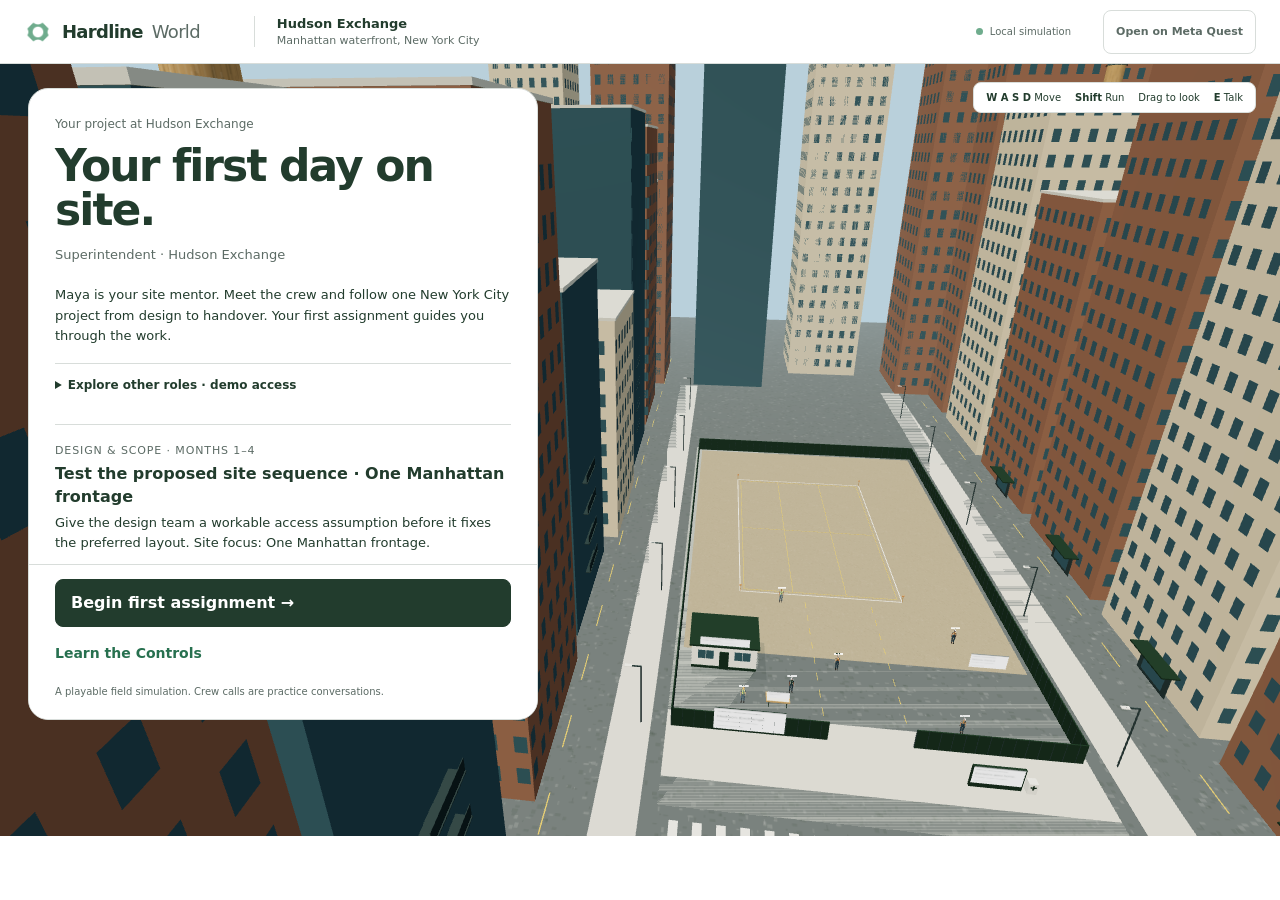
<file: index.html>
<!doctype html>
<html lang="en">
  <head>
    <meta charset="UTF-8" />
    <meta name="viewport" content="width=device-width, initial-scale=1.0" />
    <meta name="theme-color" content="#223C2D" />
    <meta
      name="description"
      content="Explore construction sites in New York City, Los Angeles, and Santa Cruz. Meet the crew and carry Hardline into a working day on desktop or Meta Quest WebXR."
    />
    <title>Hardline World · Hudson Exchange</title>
    <script type="module" crossorigin src="./assets/index-Bg7xsyIp.js"></script>
    <link rel="modulepreload" crossorigin href="./assets/three-Do1fF1zT.js">
    <link rel="stylesheet" crossorigin href="./assets/index-mYJCwri9.css">
  </head>
  <body>
    <div id="app"></div>
  </body>
</html>
</file>
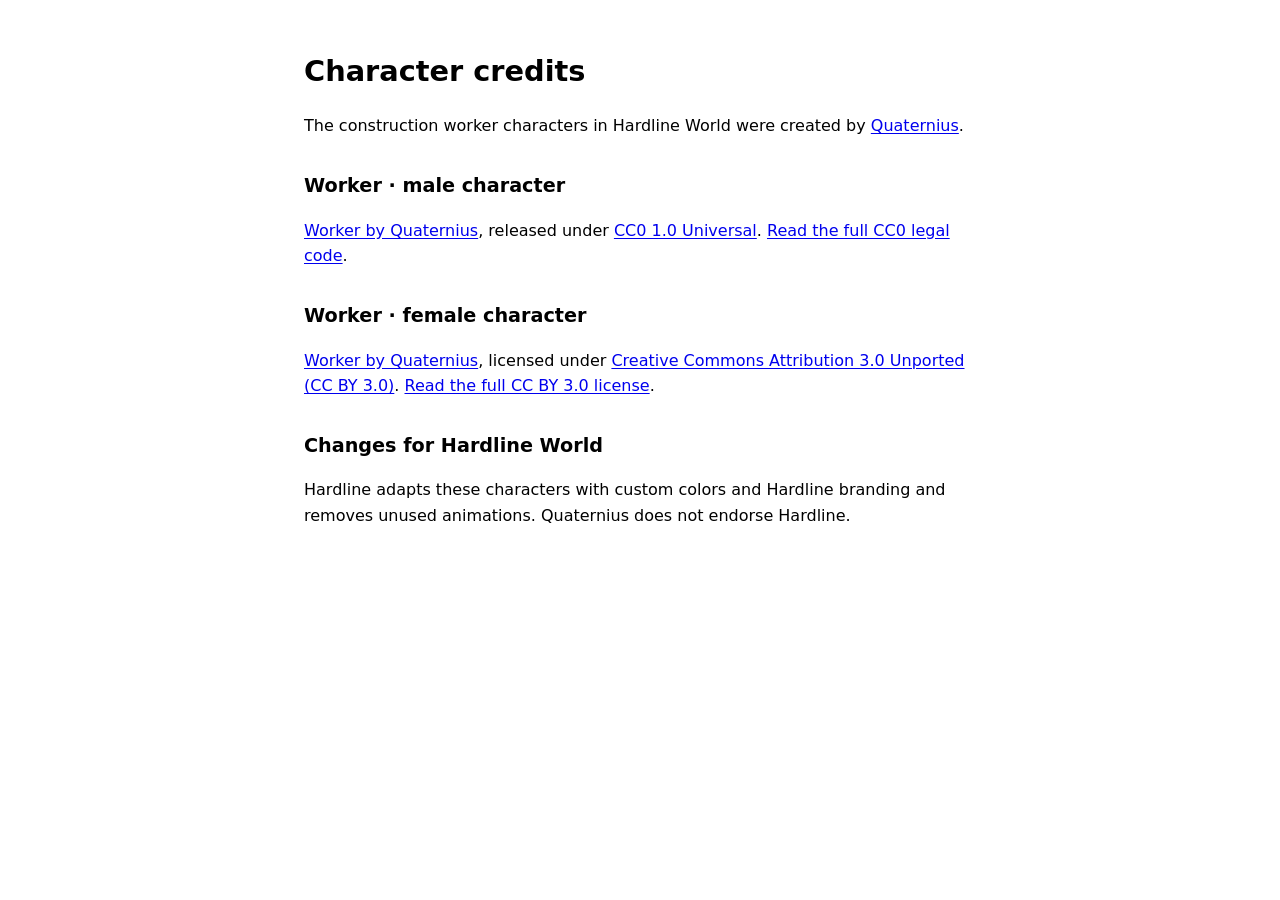
<file: characters/credits.html>
<!doctype html>
<html lang="en">
  <head>
    <meta charset="UTF-8" />
    <meta name="viewport" content="width=device-width, initial-scale=1" />
    <title>Character credits · Hardline World</title>
    <style>
      :root {
        color-scheme: light dark;
        font-family: system-ui, sans-serif;
        line-height: 1.6;
      }
      body {
        max-width: 42rem;
        margin: 3rem auto;
        padding: 0 1.25rem;
      }
      h1 {
        font-size: 1.8rem;
      }
      h2 {
        margin-top: 2rem;
        font-size: 1.2rem;
      }
      a {
        text-underline-offset: 0.15em;
      }
    </style>
  </head>
  <body>
    <main>
      <h1>Character credits</h1>
      <p>
        The construction worker characters in Hardline World were created by
        <a href="https://quaternius.com/">Quaternius</a>.
      </p>

      <h2>Worker · male character</h2>
      <p>
        <a href="https://poly.pizza/m/Yg2bQZO6Hj">Worker by Quaternius</a>,
        released under
        <a href="https://creativecommons.org/publicdomain/zero/1.0/"
          >CC0 1.0 Universal</a
        >. <a href="licenses/CC0-1.0.txt">Read the full CC0 legal code</a>.
      </p>

      <h2>Worker · female character</h2>
      <p>
        <a href="https://poly.pizza/m/E8079Ahx7k">Worker by Quaternius</a>,
        licensed under
        <a href="https://creativecommons.org/licenses/by/3.0/"
          >Creative Commons Attribution 3.0 Unported (CC BY 3.0)</a
        >. <a href="licenses/CC-BY-3.0.txt">Read the full CC BY 3.0 license</a>.
      </p>

      <h2>Changes for Hardline World</h2>
      <p>
        Hardline adapts these characters with custom colors and Hardline
        branding and removes unused animations. Quaternius does not endorse
        Hardline.
      </p>
    </main>
  </body>
</html>
</file>
<file: assets/index-mYJCwri9.css>
:root{font-family:system-ui,-apple-system,BlinkMacSystemFont,Segoe UI,sans-serif;color:var(--text-primary);--canvas: #ffffff;--surface-raised: #ffffff;--surface-inset: #e9ecea;--border-hairline: #d8ddda;--text-primary: #223c2d;--text-secondary: #5c6b65;--interactive-fill: #223c2d;--interactive-on-fill: #ffffff;--interactive-quiet: #27704f;--accent: #6fac8d;--status-error: #b8433a;--focus-ring: #27704f;font-synthesis:none;text-rendering:optimizeLegibility}*{box-sizing:border-box}html,body,#app{margin:0;width:100%;height:100%;overflow:hidden}body{background:var(--canvas)}button,input,textarea{font:inherit}button{cursor:pointer;color:inherit;-webkit-tap-highlight-color:transparent}button,textarea,input{outline-offset:4px}button:focus-visible,textarea:focus-visible,input:focus-visible,summary:focus-visible{outline:2px solid var(--focus-ring)}button:hover{opacity:.9}button:active{opacity:.8}button:disabled{cursor:default;opacity:.5}button svg{width:22px;height:22px;flex-shrink:0}button span{pointer-events:none}[hidden]{display:none!important}h1,h2,h3,h4,p{margin:0}h2{font-size:23px;letter-spacing:-.5px}h3{font-size:17px;line-height:1.4}h4{font-size:15px;line-height:1.5}p{line-height:1.55}.sr-only{position:absolute;width:1px;height:1px;padding:0;margin:-1px;overflow:hidden;clip:rect(0,0,0,0);white-space:nowrap;border:0}.world-shell{position:relative;height:100%;width:100%;overflow:hidden}#scene{position:absolute;inset:0;touch-action:none}#scene>canvas{display:block;width:100%;height:100%}.surface{background:var(--surface-raised);border:1px solid var(--border-hairline);border-radius:12px}.world-topbar{position:absolute;top:0;right:0;left:0;height:76px;display:flex;align-items:center;gap:32px;padding:0 28px;background:var(--canvas);border-bottom:1px solid var(--border-hairline);z-index:5}.world-brand{display:flex;align-items:center;gap:11px;font-size:23px;font-weight:650;letter-spacing:-.7px;flex-shrink:0}.world-brand img,.phone-brand img{border-radius:7px}.brand-world{font-weight:400;color:var(--text-secondary)}.site-heading{padding-left:28px;border-left:1px solid var(--border-hairline);display:flex;flex-direction:column;gap:3px}.site-heading strong{font-size:14px;font-weight:600}.site-heading span{font-size:12px;color:var(--text-secondary)}.simulation-label{display:flex;align-items:center;gap:7px;margin-left:auto;font-size:12px;color:var(--text-secondary);white-space:nowrap}.simulation-label>span{width:7px;height:7px;border-radius:50%;background:var(--accent)}.xr-button{min-height:44px;border:1px solid var(--border-hairline);border-radius:8px;padding:8px 12px;background:var(--canvas);color:var(--interactive-quiet);font-size:12px;font-weight:600;white-space:nowrap}.xr-button:disabled{color:var(--text-secondary);opacity:1}.welcome{position:absolute;left:28px;top:104px;width:390px;max-height:calc(100% - 135px);overflow-y:auto;padding:24px;z-index:4}.welcome-location{color:var(--text-secondary);font-size:13px;margin-bottom:8px}.welcome h1{font-size:36px;line-height:1.06;font-weight:650;letter-spacing:-2.1px;margin-bottom:12px}.welcome-description{font-size:14px;color:var(--text-secondary);margin-bottom:16px}.role-heading{font-size:15px;letter-spacing:0;margin-bottom:8px}.role-list{display:flex;flex-direction:column;margin-bottom:12px}.city-choices{display:flex;flex-wrap:wrap;gap:8px;margin:8px 0 12px}.city-choices .option-button{flex:1;min-width:92px;font-size:12px;padding:10px 8px}.city-switch{margin-bottom:16px}.role-option{display:flex;align-items:center;gap:12px;text-align:left;padding:10px 0;border:0;border-bottom:1px solid var(--border-hairline);background:none;min-height:48px}.role-option:last-child{border-bottom:0}.role-option>span:last-child{display:flex;flex-direction:column;gap:3px}.role-option strong{font-size:14px;font-weight:600}.role-option>span>span{display:none;font-size:12px;line-height:1.45;color:var(--text-secondary)}.role-option.is-selected>span>span{display:block}.role-choice{width:22px;height:22px;border:1px solid var(--border-hairline);border-radius:50%;flex-shrink:0;display:grid;place-items:center}.role-choice svg{width:15px;height:15px}.role-option.is-selected .role-choice{background:var(--interactive-fill);border-color:var(--interactive-fill);color:var(--interactive-on-fill)}.primary-button,.quiet-button,.option-button,.destructive-button{border-radius:8px;min-height:44px;padding:10px 15px;display:inline-flex;align-items:center;justify-content:center;gap:9px;font-size:14px;line-height:1.35;font-weight:600;border:1px solid var(--border-hairline);background:var(--canvas)}.primary-button{background:var(--interactive-fill);color:var(--interactive-on-fill);border-color:var(--interactive-fill)}.text-button{min-height:44px;display:inline-flex;align-items:center;gap:8px;padding:8px 0;font-size:14px;font-weight:600;border:0;background:none;color:var(--interactive-quiet);text-align:left}.text-button svg{width:17px;height:17px}.enter-button{width:100%;min-height:52px;justify-content:space-between;font-size:16px}.welcome-footnote{color:var(--text-secondary);font-size:11px;line-height:1.5;margin-top:13px}.active-task{position:absolute;top:100px;left:24px;width:330px;padding:18px 20px 10px;z-index:3}.task-heading{display:flex;justify-content:space-between;color:var(--text-secondary);font-size:12px;margin-bottom:9px}.active-task progress{appearance:none;display:block;border:none;width:100%;height:3px;background:var(--surface-inset);margin-bottom:14px;border-radius:2px}.active-task progress::-webkit-progress-bar{background:var(--surface-inset)}.active-task progress::-webkit-progress-value{background:var(--accent)}.active-task progress::-moz-progress-bar{background:var(--accent)}.active-task h2{font-size:19px;line-height:1.25;letter-spacing:-.4px;margin-bottom:8px}.active-task p{font-size:12px;color:var(--text-secondary)}.active-task .primary-button{margin-top:12px;margin-bottom:8px}.world-hints{position:absolute;right:28px;bottom:26px;display:flex;gap:20px;font-size:12px;color:var(--text-primary);background:var(--canvas);padding:9px 13px;border-radius:8px;z-index:2}.is-entered .world-hints{right:24px;bottom:106px;font-size:11px;gap:12px}kbd{font-family:inherit;font-size:inherit;font-weight:600}.world-toolbar{position:absolute;bottom:24px;left:50%;transform:translate(-50%);display:flex;align-items:center;gap:4px;padding:6px;z-index:6}.tool-button{min-width:60px;min-height:58px;padding:7px 9px;display:flex;flex-direction:column;align-items:center;justify-content:center;gap:5px;font-size:10px;font-weight:550;border:0;border-radius:8px;background:none;white-space:nowrap}.tool-button svg{width:21px;height:21px}.tool-button.is-selected{color:var(--interactive-on-fill);background:var(--interactive-fill)}.tool-button.is-recording{color:var(--text-primary);background:var(--surface-inset)}.tool-button.is-recording:before{content:"";width:8px;height:8px;border-radius:50%;position:absolute;top:10px;background:var(--accent);transform:translate(14px)}.toolbar-divider{width:1px;height:30px;background:var(--border-hairline);margin:0 4px}.gate-button{position:absolute;left:24px;bottom:29px;min-height:44px;padding:10px 14px;display:inline-flex;gap:9px;align-items:center;font-size:12px;z-index:4}.gate-button svg{width:17px;height:17px}.nearby-prompt{position:absolute;top:53%;left:50%;transform:translate(-50%,-50%);display:flex;align-items:center;gap:16px;background:var(--canvas);border:1px solid var(--border-hairline);border-radius:8px;padding:10px 13px;z-index:3;font-size:13px;pointer-events:auto}.nearby-key{font-size:11px;color:var(--text-secondary);border:0;padding:0 2px;background:none;min-height:44px;white-space:nowrap}.nearby-key kbd{display:inline-grid;place-items:center;border:1px solid var(--border-hairline);width:24px;height:24px;border-radius:4px;margin-right:3px}.world-panel{z-index:7;position:absolute;overflow:hidden}.panel-heading{display:flex;align-items:center;justify-content:space-between;gap:16px;padding:20px 24px;flex-shrink:0}.panel-heading h2{font-size:23px}.panel-heading p{font-size:13px;color:var(--text-secondary);margin-top:5px}.icon-button{border:0;background:none;display:inline-grid;place-items:center;width:44px;min-width:44px;height:44px;border-radius:8px}.icon-button svg{width:21px;height:21px}.phone-panel{width:386px;top:100px;right:24px;bottom:114px;max-height:760px;display:flex;flex-direction:column}.phone-panel .panel-heading{padding:12px 16px 4px}.phone-brand{display:flex;align-items:center;gap:9px}.phone-brand h2{font-size:23px}.phone-project{padding:0 20px 16px;font-size:12px;font-weight:600}.phone-project span{display:block;font-size:10px;color:var(--text-secondary);margin-top:3px;font-weight:400}.phone-tabs{display:flex;border-top:1px solid var(--border-hairline);border-bottom:1px solid var(--border-hairline);padding:5px 8px;gap:4px}.phone-tab{flex:1;min-height:54px;display:flex;flex-direction:column;align-items:center;justify-content:center;gap:5px;background:none;border:0;font-size:11px;border-radius:8px;color:var(--text-secondary)}.phone-tab svg{width:18px;height:18px}.phone-tab.is-selected{background:var(--interactive-fill);color:var(--interactive-on-fill)}.phone-content{padding:20px;overflow-y:auto;flex:1;min-height:0}.phone-content h3{font-size:17px;letter-spacing:-.2px}.phone-section-heading{display:flex;align-items:center;justify-content:space-between;gap:16px;margin-bottom:8px}.phone-section-heading>span{font-size:11px;color:var(--text-secondary);white-space:nowrap}.phone-footer{padding:12px 16px;border-top:1px solid var(--border-hairline);font-size:10px;color:var(--text-secondary);line-height:1.5}.task-list{list-style:none;margin:0;padding:0}.task-row{display:flex;align-items:flex-start;gap:12px;padding:18px 0;border-bottom:1px solid var(--border-hairline)}.task-row:last-child{border-bottom:0}.task-marker{border:1px solid var(--border-hairline);color:var(--text-secondary);border-radius:50%;width:25px;height:25px;display:grid;place-items:center;flex-shrink:0;font-size:11px;font-weight:600}.task-marker svg{width:15px;height:15px}.task-row.is-current .task-marker,.task-row.is-complete .task-marker{border-color:var(--interactive-fill);background:var(--interactive-fill);color:var(--interactive-on-fill)}.task-row h4{font-size:13px;margin-bottom:5px;font-weight:600}.task-row p{font-size:11px;color:var(--text-secondary)}.task-row .task-call-summary{margin-top:12px}.task-row.is-complete h4{color:var(--text-secondary)}.task-row .primary-button{margin-top:12px;font-size:12px}.task-row .text-button{font-size:12px;padding-bottom:0}.completion-note{display:flex;gap:10px;font-size:13px;padding-top:16px}.completion-note svg{width:20px;height:20px;flex-shrink:0}.field-note-label{display:block;font-size:12px;margin-top:18px;margin-bottom:8px}textarea{display:block;width:100%;padding:12px;resize:vertical;min-height:100px;border-radius:8px;border:1px solid var(--border-hairline);background:var(--canvas);color:var(--text-primary);font-size:16px;line-height:1.5}textarea::placeholder{color:var(--text-secondary)}textarea+.primary-button{margin-top:12px}.notes-list{margin-top:24px}.note-entry{padding:16px 0;border-top:1px solid var(--border-hairline)}.note-entry>div{display:flex;justify-content:space-between;align-items:baseline;gap:10px;margin-bottom:8px}.note-entry h4{font-size:13px;font-weight:600}.note-entry time,.call-meta time{font-size:10px;color:var(--text-secondary);white-space:nowrap}.note-entry p{font-size:13px;white-space:pre-wrap;overflow-wrap:anywhere}.section-description{font-size:12px;color:var(--text-secondary);margin-top:8px;margin-bottom:16px}.contact-list{margin-top:16px}.contact-row{display:flex;align-items:center;gap:11px;padding:8px 0;border-bottom:1px solid var(--border-hairline)}.contact-initials{width:34px;height:34px;display:grid;place-items:center;font-size:11px;font-weight:600;background:var(--surface-inset);border-radius:50%;flex-shrink:0}.contact-row>div{display:flex;flex-direction:column;gap:3px}.contact-row strong{font-size:12px;font-weight:600}.contact-row>div>span{font-size:10px;color:var(--text-secondary)}.call-button{color:var(--interactive-quiet);margin-left:auto}.call-button svg{width:18px;height:18px}.call-history-heading{margin-top:26px;margin-bottom:4px}.call-entry{padding:16px 0;border-bottom:1px solid var(--border-hairline)}.call-meta{display:flex;justify-content:space-between;gap:12px;align-items:baseline;margin-bottom:6px;font-size:13px}.scripted-label{font-size:10px;color:var(--text-secondary)}.call-entry h4{margin-top:12px;font-size:13px}.call-entry>p{font-size:12px;margin-top:7px}.call-followup{background:var(--surface-inset);padding:12px;margin-top:14px;border-radius:8px}.call-followup strong{font-size:11px}.call-followup p{font-size:12px;margin-top:5px}.call-entry details{margin-top:10px}.call-entry summary{cursor:pointer;font-size:12px;color:var(--interactive-quiet);min-height:44px;align-content:center}.transcript-line{font-size:12px;margin-bottom:12px}.transcript-line strong{display:block;margin-bottom:4px;font-size:11px}.capture-actions{display:flex;gap:10px}.capture-actions button{flex:1;padding:10px;font-size:12px}.capture-actions svg{width:18px;height:18px}.gallery-heading{margin-top:28px}.gallery-heading>span{color:var(--text-secondary);font-weight:400;font-size:13px;margin-left:5px}.capture-entry{display:flex;align-items:center;gap:10px;padding:16px 0;border-bottom:1px solid var(--border-hairline)}.capture-symbol{display:grid;place-items:center;width:34px;height:42px;background:var(--surface-inset);border-radius:6px;flex-shrink:0}.capture-symbol svg{width:20px;height:20px}.capture-entry>div{min-width:0;display:flex;flex-direction:column;gap:5px}.capture-entry strong{font-size:11px;font-weight:600;overflow-wrap:anywhere}.capture-entry>div>span{color:var(--text-secondary);font-size:10px}.capture-entry .text-button{font-size:10px;margin-left:auto;flex-shrink:0}.capture-storage-note{font-size:11px;color:var(--text-secondary);margin-top:22px}.empty-state{font-size:12px;color:var(--text-secondary);padding:20px 0}.centered-panel{top:50%;left:50%;transform:translate(-50%,-50%);max-height:calc(100% - 188px);overflow-y:auto;width:min(760px,calc(100% - 48px))}.centered-panel>.panel-heading{border-bottom:1px solid var(--border-hairline)}.gear-layout{display:grid;grid-template-columns:240px 1fr;padding:24px;gap:28px}.avatar-column{display:flex;flex-direction:column;align-items:center;justify-content:center;background:var(--surface-inset);border-radius:8px;min-width:0;overflow:hidden}#avatar-preview{width:100%;min-height:330px;height:330px}#avatar-preview canvas{display:block;width:100%;height:100%}.avatar-caption{font-size:11px;color:var(--text-secondary);padding:0 16px 16px}.gear-options fieldset{border:0;margin:0 0 20px;padding:0}.gear-options legend{font-size:13px;font-weight:600;margin-bottom:10px}.option-group{display:flex;gap:8px;flex-wrap:wrap}.option-button{font-size:11px;padding:9px 11px;min-height:44px}.option-button.is-selected{background:var(--interactive-fill);border-color:var(--interactive-fill);color:var(--interactive-on-fill)}.branding-control{display:flex;gap:12px;align-items:center;min-height:50px;cursor:pointer}.branding-control input{width:20px;height:20px;accent-color:var(--interactive-fill);flex-shrink:0}.branding-control>span{display:flex;flex-direction:column;gap:5px}.branding-control strong{font-size:12px;font-weight:600}.branding-control>span>span{font-size:11px;color:var(--text-secondary)}.role-switch{padding:0 24px 24px}.role-switch h3{font-size:14px}.role-switch p{font-size:11px;color:var(--text-secondary);margin:5px 0 12px}#gear-roles{display:flex;flex-wrap:wrap;gap:8px}.map-panel{width:min(610px,calc(100% - 48px))}#site-map{display:block;width:calc(100% - 48px);height:auto;margin:20px 24px 0;background:var(--surface-inset);border-radius:8px}.map-legend{display:flex;gap:20px;padding:18px 24px 0;font-size:11px}.map-legend>span{display:flex;align-items:center;gap:7px}.map-legend i{width:9px;height:9px;border-radius:50%;display:inline-block}.legend-player{background:var(--interactive-fill)}.legend-crew{background:var(--accent)}.legend-landmark{border:1px solid var(--text-secondary);border-radius:0!important}.map-footnote{padding:15px 24px 20px;font-size:11px;color:var(--text-secondary)}.help-panel{width:min(780px,calc(100% - 48px))}.help-columns{display:grid;grid-template-columns:1fr 1fr;gap:32px;padding:24px}.help-columns h3{font-size:16px}.help-columns dl{margin:16px 0 0}.help-columns dt{font-size:12px;font-weight:600;margin-top:16px}.help-columns dd{margin:5px 0 0;font-size:12px;color:var(--text-secondary);line-height:1.55}.simulation-note{margin:0 24px;padding:18px 0;border-top:1px solid var(--border-hairline)}.simulation-note h3{font-size:14px}.simulation-note p{font-size:12px;color:var(--text-secondary);margin-top:7px}.help-actions{padding:0 24px 24px;display:flex;gap:12px}.help-actions button{font-size:12px}.destructive-button{border-color:var(--status-error);color:var(--status-error);font-weight:500}.dialogue{position:absolute;bottom:115px;left:50%;transform:translate(-50%);width:min(600px,calc(100% - 48px));padding:18px 22px;max-height:min(420px,60%);overflow-y:auto;z-index:9}.dialogue-heading{display:flex;align-items:center;justify-content:space-between;gap:12px}.dialogue-heading>div{display:flex;flex-direction:column;gap:4px}.dialogue-heading strong{font-size:15px}.dialogue-heading span{font-size:11px;color:var(--text-secondary)}.dialogue>p{font-size:14px;margin:10px 0 14px}.dialogue-choices{display:flex;flex-direction:column;gap:10px;align-items:stretch}.dialogue-choices button{text-align:left;justify-content:flex-start;min-height:48px;font-size:13px}.dialogue>.text-button{padding-bottom:0}.world-toast{position:absolute;bottom:116px;left:50%;transform:translate(-50%);padding:12px 18px;max-width:min(520px,calc(100% - 32px));font-size:13px;z-index:12;pointer-events:none}.recording-indicator{position:absolute;top:100px;left:50%;transform:translate(-50%);display:flex;align-items:center;gap:8px;padding:10px 14px;font-size:11px;z-index:10}.recording-indicator>span{width:9px;height:9px;background:var(--accent);border-radius:50%}.touch-controls{display:none}.has-centered-panel .active-task,.has-centered-panel .world-hints,.has-centered-panel .nearby-prompt{visibility:hidden}@media(max-width:1050px){.gate-button span{display:none}.gate-button{padding:10px}.world-hints{gap:10px;right:20px;font-size:11px}.is-entered .world-hints{display:none}.phone-panel{width:360px;right:20px}.active-task{width:290px;left:20px}.site-heading{padding-left:22px}}@media(pointer:coarse){.world-hints{display:none}.touch-controls:not([hidden]){display:block;position:absolute;bottom:120px;left:20px;z-index:4}.touch-controls>p{font-size:10px;margin-bottom:8px;background:var(--canvas);padding:5px 8px;border-radius:4px;width:fit-content}.walk-pad{display:grid;grid-template-columns:repeat(3,44px);grid-template-rows:repeat(2,44px);gap:4px}.walk-pad button{display:grid;place-items:center;border:1px solid var(--border-hairline);background:var(--canvas);border-radius:8px;font-size:23px;touch-action:none;user-select:none}.walk-pad button:first-child{grid-column:2}.walk-pad button:nth-child(2){grid-column:1;grid-row:2}.walk-pad button:nth-child(3){grid-column:2;grid-row:2}.walk-pad button:nth-child(4){grid-column:3;grid-row:2}.has-centered-panel .touch-controls{visibility:hidden}}@media(max-width:650px){.world-topbar{height:66px;padding:0 16px;gap:16px}.world-brand{font-size:20px;gap:8px}.world-brand img{width:30px;height:30px}.site-heading{border:0;padding:0;gap:3px;margin-left:auto;text-align:right}.site-heading strong{font-size:11px}.site-heading span{font-size:9px}.simulation-label{display:none}.world-topbar:has(.xr-button) .site-heading{display:none}.xr-button{margin-left:auto;font-size:11px;padding:8px 10px}.welcome{top:84px;left:16px;width:min(360px,calc(100% - 32px));max-height:calc(100% - 108px);padding:24px}.welcome h1{font-size:39px;letter-spacing:-1.6px}.welcome-description{font-size:14px;margin-bottom:18px}.welcome-location{font-size:12px;margin-bottom:10px}.role-option{min-height:58px;padding:8px 0}.role-option strong{font-size:13px}.role-option>span>span{font-size:11px}.role-list{margin-bottom:18px}.welcome-footnote{font-size:10px}.active-task{left:12px;top:80px;width:calc(100% - 24px);padding:12px 16px 4px}.active-task h2{font-size:16px}.active-task p{font-size:11px}.task-heading{font-size:10px;margin-bottom:7px}.active-task progress{margin-bottom:9px}.active-task .text-button{min-height:35px;font-size:11px}.world-toolbar{bottom:12px;max-width:calc(100% - 20px);padding:4px;gap:0}.tool-button{min-width:45px;padding:7px 5px;min-height:55px;font-size:9px}.tool-button svg{width:19px;height:19px}.toolbar-divider{margin:0 3px;height:25px}.gate-button{left:auto;right:14px;bottom:88px;padding:10px;min-height:40px}.phone-panel{inset:80px 12px 90px;width:auto;max-height:none}.phone-panel .panel-heading{padding-top:8px}.phone-content{padding:16px}.phone-tabs{padding:5px 6px}.phone-project{padding-bottom:12px}.phone-footer{font-size:9px;padding:10px 16px}.centered-panel{width:calc(100% - 24px);max-height:calc(100% - 178px);top:calc(50% - 1px)}.panel-heading{padding:14px 18px;gap:8px}.panel-heading h2{font-size:21px}.panel-heading p{font-size:11px}.gear-layout{grid-template-columns:1fr;gap:20px;padding:18px}.avatar-column{flex-direction:row;justify-content:center;min-height:170px}#avatar-preview{height:190px;min-height:190px;width:180px}.avatar-caption{width:100px;font-size:12px;padding:0 14px 0 0}.gear-options fieldset{margin-bottom:16px}.gear-options legend{font-size:13px}.option-group{gap:8px}.option-button{font-size:12px;padding:9px 12px}.role-switch{padding:0 18px 18px}.role-switch h3{font-size:15px}.role-switch p{font-size:12px}#site-map{width:calc(100% - 32px);margin:16px 16px 0}.map-legend{padding:16px 16px 0;gap:14px;font-size:10px;flex-wrap:wrap}.map-footnote{padding:15px 16px 18px;font-size:11px}.help-columns{grid-template-columns:1fr;gap:24px;padding:18px}.help-columns dt,.help-columns dd{font-size:13px}.simulation-note{margin:0 18px}.help-actions{padding:0 18px 18px;flex-wrap:wrap;gap:10px}.dialogue{bottom:90px;width:calc(100% - 24px);padding:14px 18px;max-height:calc(100% - 180px)}.dialogue>p{font-size:14px}.dialogue-choices button{font-size:13px}.world-toast{bottom:92px;width:max-content;font-size:12px}.nearby-prompt{top:47%;max-width:calc(100% - 32px);white-space:nowrap;font-size:12px}.touch-controls:not([hidden]){bottom:96px;left:14px}.recording-indicator{top:236px;font-size:10px}.world-shell:has(.phone-panel:not([hidden])) .touch-controls{display:none}}@media(prefers-reduced-motion:reduce){*,*:before,*:after{scroll-behavior:auto!important}}.world-shell .world-topbar{height:64px;padding:10px 24px;background:var(--canvas);border-bottom:1px solid var(--border-hairline)}.world-shell .world-brand{gap:10px;font-size:18px}.world-shell .world-brand>img{width:28px;height:28px}.world-shell .brand-world{font-weight:400;margin-left:4px}.world-shell .site-heading{padding-left:22px;margin-left:22px}.world-shell .site-heading strong{font-size:13px}.world-shell .site-heading>span{font-size:11px}.world-shell .simulation-label{font-size:10px}.world-shell .xr-button{min-height:40px;font-size:11px}.world-shell .surface{border-radius:14px}.world-shell .welcome{top:88px;left:28px;width:510px;max-height:calc(100% - 112px);padding:26px;border-radius:20px}.world-shell .welcome-location{font-size:12px;margin-bottom:10px}.world-shell .welcome h1{font-size:44px;line-height:1.02;letter-spacing:-1.9px;margin-bottom:12px}.world-shell .welcome-description{max-width:390px;font-size:13px;line-height:1.5;margin-bottom:20px}.world-shell .role-heading{font-size:12px;margin-bottom:8px}.world-shell #city-list{display:grid;grid-template-columns:repeat(3,1fr);gap:9px;margin-bottom:20px}.world-shell .city-card{display:flex;flex-direction:column;align-items:stretch;gap:4px;text-align:left;padding:10px;background:var(--canvas);border-color:var(--border-hairline);color:var(--text-primary)}.world-shell .city-card strong{font-size:12px;font-weight:650}.world-shell .city-card>span:last-child{font-size:10px;color:var(--text-secondary)}.world-shell .city-card.is-selected{border-color:var(--interactive-fill);outline:1px solid var(--interactive-fill)}.city-silhouette{height:44px;position:relative;display:flex;align-items:end;justify-content:center;gap:4px;overflow:hidden;border-radius:5px;background:var(--surface-inset);margin-bottom:4px}.city-silhouette i{display:block;width:15px;height:21px;background:var(--text-secondary);opacity:.65}.city-silhouette-nyc i:nth-child(2){height:37px;width:13px}.city-silhouette-nyc i:nth-child(3){height:29px}.city-silhouette-nyc i:nth-child(4){height:41px;width:12px}.city-silhouette-la{gap:8px}.city-silhouette-la i{width:25px;height:13px}.city-silhouette-la i:nth-child(2),.city-silhouette-la i:nth-child(4){width:4px;height:32px;border-radius:9px 9px 0 0}.city-silhouette-santa-cruz{background:var(--accent);align-items:center}.city-silhouette-santa-cruz i{height:3px;width:35px;background:var(--canvas);border-radius:100%;opacity:.6}.city-silhouette-santa-cruz i:nth-child(2n){align-self:flex-end;margin-bottom:7px}.world-shell #role-list{display:grid;grid-template-columns:repeat(3,1fr);gap:8px;margin-bottom:10px}.world-shell .role-option{border:1px solid var(--border-hairline);border-radius:8px;min-height:48px;padding:9px;gap:7px}.world-shell .role-option strong{font-size:11px;line-height:1.3}.world-shell .role-option>span>span{display:none}.world-shell .role-option .role-choice{width:17px;height:17px;flex-shrink:0}.world-shell .role-choice svg{width:12px;height:12px}.world-shell .role-option.is-selected{border-color:var(--interactive-fill)}.selected-role-description{min-height:34px;font-size:11px;line-height:1.4;color:var(--text-secondary);margin-bottom:12px}.world-shell .enter-button{min-height:48px;border-radius:8px}.world-startup{border-top:1px solid var(--border-hairline);margin-bottom:12px;padding-top:12px;font-size:12px;line-height:1.5}.world-startup h2{font-size:15px;margin:0 0 8px}.world-startup p{margin:0 0 8px}.world-startup button{min-height:44px}.world-shell .welcome-footnote{font-size:10px;line-height:1.4;margin-top:10px}.world-shell .active-task{top:auto;bottom:24px;left:24px;width:330px;padding:16px 18px;border-radius:14px}.world-shell .active-task h2{font-size:17px;letter-spacing:-.3px;margin-bottom:6px}.world-shell .active-task p{font-size:11px;line-height:1.5}.world-shell .active-task .task-heading{font-size:10px;margin-bottom:8px}.world-shell .active-task progress{margin-bottom:11px;height:2px}.world-shell .active-task .primary-button{min-height:40px;font-size:12px;margin:12px 0 0}#objective-distance{display:block;font-size:10px;font-weight:600;color:var(--interactive-quiet);margin-top:8px}.world-shell .world-toolbar{bottom:22px;padding:5px;gap:1px;border-radius:16px}.world-shell .tool-button{min-width:54px;min-height:56px;padding:8px;border-radius:10px;font-size:10px}.world-shell .tool-button svg{width:20px;height:20px}.world-shell .world-hints{top:82px;bottom:auto;right:24px;font-size:10px;gap:14px;padding:9px 12px;border:1px solid var(--border-hairline)}.world-shell .gate-button{left:auto;right:24px;bottom:24px;font-size:11px;min-height:40px}.world-shell .nearby-prompt{top:auto;bottom:108px;padding:8px 10px 8px 15px;border-radius:10px;gap:16px}.world-shell .nearby-prompt>span{font-weight:600;font-size:12px}.world-shell .nearby-key{min-height:36px}.world-shell .phone-panel{top:84px;right:22px;bottom:110px;width:360px;max-height:780px;border:2px solid var(--text-primary);border-radius:24px}.world-shell .phone-panel .panel-heading{padding:14px 16px 2px;min-height:57px}.world-shell .phone-brand h2{font-size:21px;letter-spacing:-.6px}.world-shell .phone-brand>img{width:24px;height:24px}.world-shell .phone-project{padding:0 18px 12px;font-size:10px;color:var(--text-secondary);font-weight:500;border-bottom:1px solid var(--border-hairline)}.phone-home-switch{display:flex;gap:20px;min-height:43px;padding:0 18px;border-bottom:1px solid var(--border-hairline);flex-shrink:0}.phone-subtab{background:none;border:0;border-bottom:2px solid transparent;font-weight:500;font-size:12px;color:var(--text-secondary);padding:10px 1px}.phone-subtab.is-selected{border-bottom-color:var(--interactive-fill);color:var(--text-primary);font-weight:650}.world-shell .phone-content{padding:18px}.world-shell .phone-content h3{font-size:17px;letter-spacing:-.3px}.world-shell .phone-tabs{border:1px solid var(--border-hairline);border-radius:20px;padding:4px;margin:4px 18px 0;min-height:61px;flex-shrink:0}.world-shell .phone-tab{min-height:51px;border-radius:15px;gap:4px;font-size:10px}.world-shell .phone-tab svg{width:18px;height:18px}.world-shell .phone-footer{border:0;text-align:center;font-size:9px;padding:8px 10px 10px}.phone-primary-action{padding:10px 18px;border-top:1px solid var(--border-hairline);flex-shrink:0}.phone-primary-action>button{width:100%;min-height:46px}.phone-mode{display:flex;padding:3px;border:1px solid var(--border-hairline);border-radius:9px;gap:3px;margin-bottom:20px}.phone-mode>button{flex:1;min-height:35px;padding:5px 8px;font-size:11px;border:0}.phone-mode>button.is-selected{background:var(--interactive-fill);color:var(--interactive-on-fill)}.world-shell .contact-list{margin-top:8px}.world-shell .contact-row{padding:13px 0;gap:11px}.world-shell .contact-initials{border:1px solid var(--border-hairline);background:var(--canvas);border-radius:50%;width:39px;height:39px;font-size:12px}.world-shell .contact-row strong{font-size:13px}.world-shell .contact-row>div>span{font-size:11px}.world-shell .contact-row .mission-contact{color:var(--interactive-quiet);font-size:9px;margin-top:3px}.world-shell .call-button{background:var(--interactive-fill);color:var(--interactive-on-fill);border-radius:50%;width:38px;min-width:38px;height:38px}.world-shell .call-button svg{width:17px;height:17px}.call-identity{text-align:center;margin:7px 0 22px}.call-identity>.contact-initials{display:grid;margin:0 auto 10px;width:62px;height:62px;font-size:18px}.call-identity>h3{margin-bottom:4px}.call-identity>p{font-size:12px;color:var(--text-secondary)}.practice-label{display:inline-block;color:var(--interactive-quiet);font-size:10px;font-weight:600;margin-top:8px}.call-brief>h4{font-size:12px;font-weight:650;margin:18px 0 6px}.call-brief>p,.talking-points{font-size:12px;line-height:1.6;color:var(--text-secondary)}.talking-points{padding-left:18px;margin:0}.talking-points>li{margin-bottom:8px}.opening-line{font-style:italic;color:var(--text-primary)}.call-brief .brief-footnote{font-size:10px;margin-top:18px}.review-call-action{width:100%;margin-top:16px}.world-shell .task-row p{font-size:12px;line-height:1.6}.world-shell .task-row h4{font-size:13px}.world-shell .task-marker{width:22px;height:22px;font-size:10px}.world-shell .dialogue{width:480px;max-width:calc(100% - 40px);bottom:108px;padding:19px 22px;border-radius:16px}.dialogue-avatar{display:grid;place-items:center;flex-shrink:0;width:38px;height:38px;border:1px solid var(--border-hairline);border-radius:50%;font-size:11px;font-weight:650}.world-shell .dialogue-heading{align-items:center;gap:11px}.world-shell .dialogue-heading>div{flex:1}.world-shell .dialogue-heading strong{font-size:14px}.world-shell .dialogue-heading span{font-size:11px}.world-shell .dialogue>p{font-size:12px;line-height:1.6}.dialogue-actions{display:flex;align-items:center;justify-content:space-between;gap:14px;margin-top:16px}.dialogue-actions>.primary-button{font-size:12px}.world-shell .gear-panel{top:52%;border-radius:18px}.world-shell #avatar-preview{background:var(--surface-inset);border-radius:12px}.world-shell #gear-cities .city-silhouette{display:none}.world-shell #gear-cities .city-card{min-height:55px}@media(max-width:1150px)and (min-width:701px){.world-shell .active-task{bottom:108px;width:300px}.world-shell .world-hints{display:none}.world-shell .phone-panel{width:345px}.world-shell .welcome{width:470px}}@media(max-width:700px){.world-shell .world-topbar{height:60px;padding:9px 14px}.world-shell .world-brand{font-size:16px}.world-shell .site-heading,.world-shell .simulation-label{display:none}.world-shell .xr-button{font-size:10px;padding:6px 8px;min-height:36px}.world-shell .welcome{top:76px;left:12px;width:calc(100% - 24px);max-height:calc(100% - 90px);padding:20px}.world-shell .welcome h1{font-size:35px;letter-spacing:-1.3px}.world-shell .welcome-description{font-size:12px;margin-bottom:16px}.world-shell #city-list{gap:7px;margin-bottom:16px}.world-shell .city-card{min-width:0;padding:8px}.world-shell .city-card strong{font-size:10px}.world-shell .city-card>span:last-child{font-size:9px}.city-silhouette{height:35px}.world-shell #role-list{grid-template-columns:repeat(2,1fr);gap:7px}.world-shell .role-option{min-height:43px}.world-shell .selected-role-description{font-size:10px;min-height:28px;margin-bottom:8px}.world-shell .welcome-footnote{font-size:9px}.world-shell .active-task{top:auto;bottom:110px;left:12px;width:min(330px,calc(100% - 24px));padding:13px 15px}.world-shell .active-task h2{font-size:15px}.world-shell .active-task p{font-size:10px}.world-shell .world-hints{display:none}.world-shell .world-toolbar{bottom:12px;max-width:calc(100% - 24px);padding:4px}.world-shell .tool-button{min-width:44px;min-height:51px;padding:6px;font-size:9px}.world-shell .tool-button[data-action=photo],.world-shell .tool-button[data-action=video]{display:none}.world-shell .gate-button{right:12px;bottom:76px;padding:7px 10px;font-size:10px}.world-shell .phone-panel{inset:74px 12px 85px;width:auto;border-radius:22px}.world-shell .phone-content{padding:16px}.world-shell .phone-tabs{margin-left:16px;margin-right:16px}.world-shell .phone-primary-action{padding-left:16px;padding-right:16px}.world-shell .nearby-prompt{bottom:296px;padding:7px 10px}.world-shell .dialogue{bottom:86px;width:calc(100% - 24px);max-width:none;padding:16px}.world-shell .dialogue-actions{flex-wrap:wrap;gap:8px}.world-shell .dialogue-actions .primary-button{width:100%}.world-shell .gear-panel{top:50%}}@media(max-height:650px){.world-shell .phone-panel{top:8px;bottom:8px;max-height:none}}.world-shell .active-task .primary-button,.world-shell .nearby-key,.world-shell .phone-mode>button,.world-shell .phone-subtab,.world-shell .xr-button,.world-shell .role-option{min-height:44px}.world-shell .call-button{min-width:44px;width:44px;height:44px}.shift-preview{border-top:1px solid var(--border-hairline);padding-top:14px;margin-top:16px}.shift-preview>span{color:var(--text-secondary);font-size:11px;text-transform:uppercase;letter-spacing:.08em}.shift-preview h3{margin:5px 0;font-size:16px}.shift-preview p{margin:0 0 12px;font-size:13px;line-height:1.5}.phase-link{font-size:11px;text-align:left;margin:0 0 8px;padding:4px 0}.action-reason{color:var(--text-secondary);font-size:12px;line-height:1.5;margin:8px 0 0}.document-reference{color:var(--text-secondary);font-size:11px;line-height:1.5;margin:0 0 6px}.work-review{margin:16px 0 4px}.document-rows{margin:12px 0 20px;border-top:1px solid var(--border-hairline)}.document-rows>div{padding:10px 0;border-bottom:1px solid var(--border-hairline)}.document-rows dt{color:var(--text-secondary);font-size:11px;margin-bottom:3px}.document-rows dd{margin:0;font-size:13px;line-height:1.55}.work-question{margin:16px 0 0;padding:0;border:0;min-width:0}.work-question legend{font-size:13px;font-weight:650;margin-bottom:10px;line-height:1.5}.work-option{display:flex;align-items:flex-start;gap:10px;padding:12px;margin-bottom:8px;border:1px solid var(--border-hairline);border-radius:9px;cursor:pointer;font-size:12px;line-height:1.5}.work-option:has(input:checked){border-color:var(--interactive-fill);background:var(--surface-inset)}.work-option input{margin:3px 0 0;flex-shrink:0;accent-color:var(--interactive-fill)}.day-plan{list-style:none;padding:0;margin:16px 0}.day-plan li{display:flex;gap:12px;border-top:1px solid var(--border-hairline);padding:12px 0}.day-plan time{font-size:11px;color:var(--text-secondary);min-width:44px}.day-plan strong{display:block;font-size:12px;font-weight:600}.day-plan span{display:block;font-size:11px;margin-top:4px;color:var(--text-secondary)}.project-timeline>ol{list-style:none;padding:0;margin:24px 0}.timeline-chapter{display:flex;gap:12px;position:relative;padding-bottom:24px}.timeline-chapter:not(:last-child):before{content:"";position:absolute;top:30px;bottom:0;left:14px;width:1px;background:var(--border-hairline)}.timeline-marker{display:flex;align-items:center;justify-content:center;width:29px;height:29px;border:1px solid var(--border-hairline);border-radius:50%;flex-shrink:0;font-size:12px}.timeline-marker svg{width:15px;height:15px}.timeline-chapter.is-current .timeline-marker,.timeline-chapter.is-complete .timeline-marker{background:var(--interactive-fill);color:#fff;border-color:var(--interactive-fill)}.timeline-chapter h4{margin:0 0 6px;font-size:14px}.timeline-chapter p{margin:0 0 8px;font-size:12px;line-height:1.55}.timeline-chapter .document-reference{font-size:10px}.timeline-chapter .text-button{min-height:44px;padding:8px 0;font-size:12px}.chapter-handoff{margin:10px 0;font-size:12px;line-height:1.55}.chapter-handoff summary{cursor:pointer;padding:8px 0}.timeline-footnote{font-size:11px;color:var(--text-secondary);line-height:1.6}.world-shell .welcome{display:flex;flex-direction:column;overflow:hidden;padding:0}.welcome-content{overflow-y:auto;min-height:0;padding:26px 26px 0}.welcome-actions{flex-shrink:0;padding:14px 26px 20px;border-top:1px solid var(--border-hairline);background:var(--canvas)}.welcome-actions .welcome-footnote{margin-bottom:0}@media(max-width:700px){.welcome-content{padding:20px 20px 0}.welcome-actions{padding:12px 20px 16px}}.guided-project{font-size:13px;line-height:1.6;margin-bottom:16px}.campaign-explore{border-top:1px solid var(--border-hairline);margin-top:16px}.campaign-explore>summary{cursor:pointer;padding:14px 0;min-height:44px;font-size:12px;font-weight:600}.campaign-explore>p{font-size:12px;color:var(--text-secondary);margin-bottom:16px}.learn-controls{width:100%;min-height:44px;margin-top:4px}.controls-tutorial{position:absolute;z-index:8;top:86px;left:24px;width:350px;max-height:calc(100% - 200px);padding:18px;overflow-y:auto;border:2px solid var(--interactive-fill)}.tutorial-heading,.tutorial-actions{display:flex;gap:8px;align-items:center;justify-content:space-between}.tutorial-heading>span{color:var(--text-secondary);font-size:11px}.controls-tutorial h2{font-size:20px;line-height:1.2;margin:12px 0}.tutorial-copy p{font-size:12px;line-height:1.6;margin-bottom:12px}.tutorial-instruction{font-weight:600}.tutorial-practice{font-size:11px;color:var(--text-secondary);margin-bottom:12px}.tutorial-actions>button,.tutorial-heading>button{min-height:44px;font-size:12px}.tutorial-target:not(#scene){outline:3px solid var(--interactive-fill);outline-offset:4px}.has-tutorial .world-hints{display:none}.has-tutorial.has-centered-panel .controls-tutorial{top:auto;bottom:100px}@media(max-width:850px){.controls-tutorial{left:12px;right:12px;top:76px;width:auto;max-height:calc(100% - 190px);padding:14px}.has-tutorial .active-task{visibility:hidden}.has-tutorial:has(.world-panel:not([hidden])) .controls-tutorial{top:auto;bottom:76px;max-height:180px}.has-tutorial:has(.world-panel:not([hidden])) .tutorial-copy,.has-tutorial:has(.world-panel:not([hidden])) .tutorial-practice{display:none}.has-tutorial .phone-panel{bottom:260px}.has-tutorial .centered-panel{top:74px;bottom:260px;transform:translate(-50%);max-height:none}}
</file>
